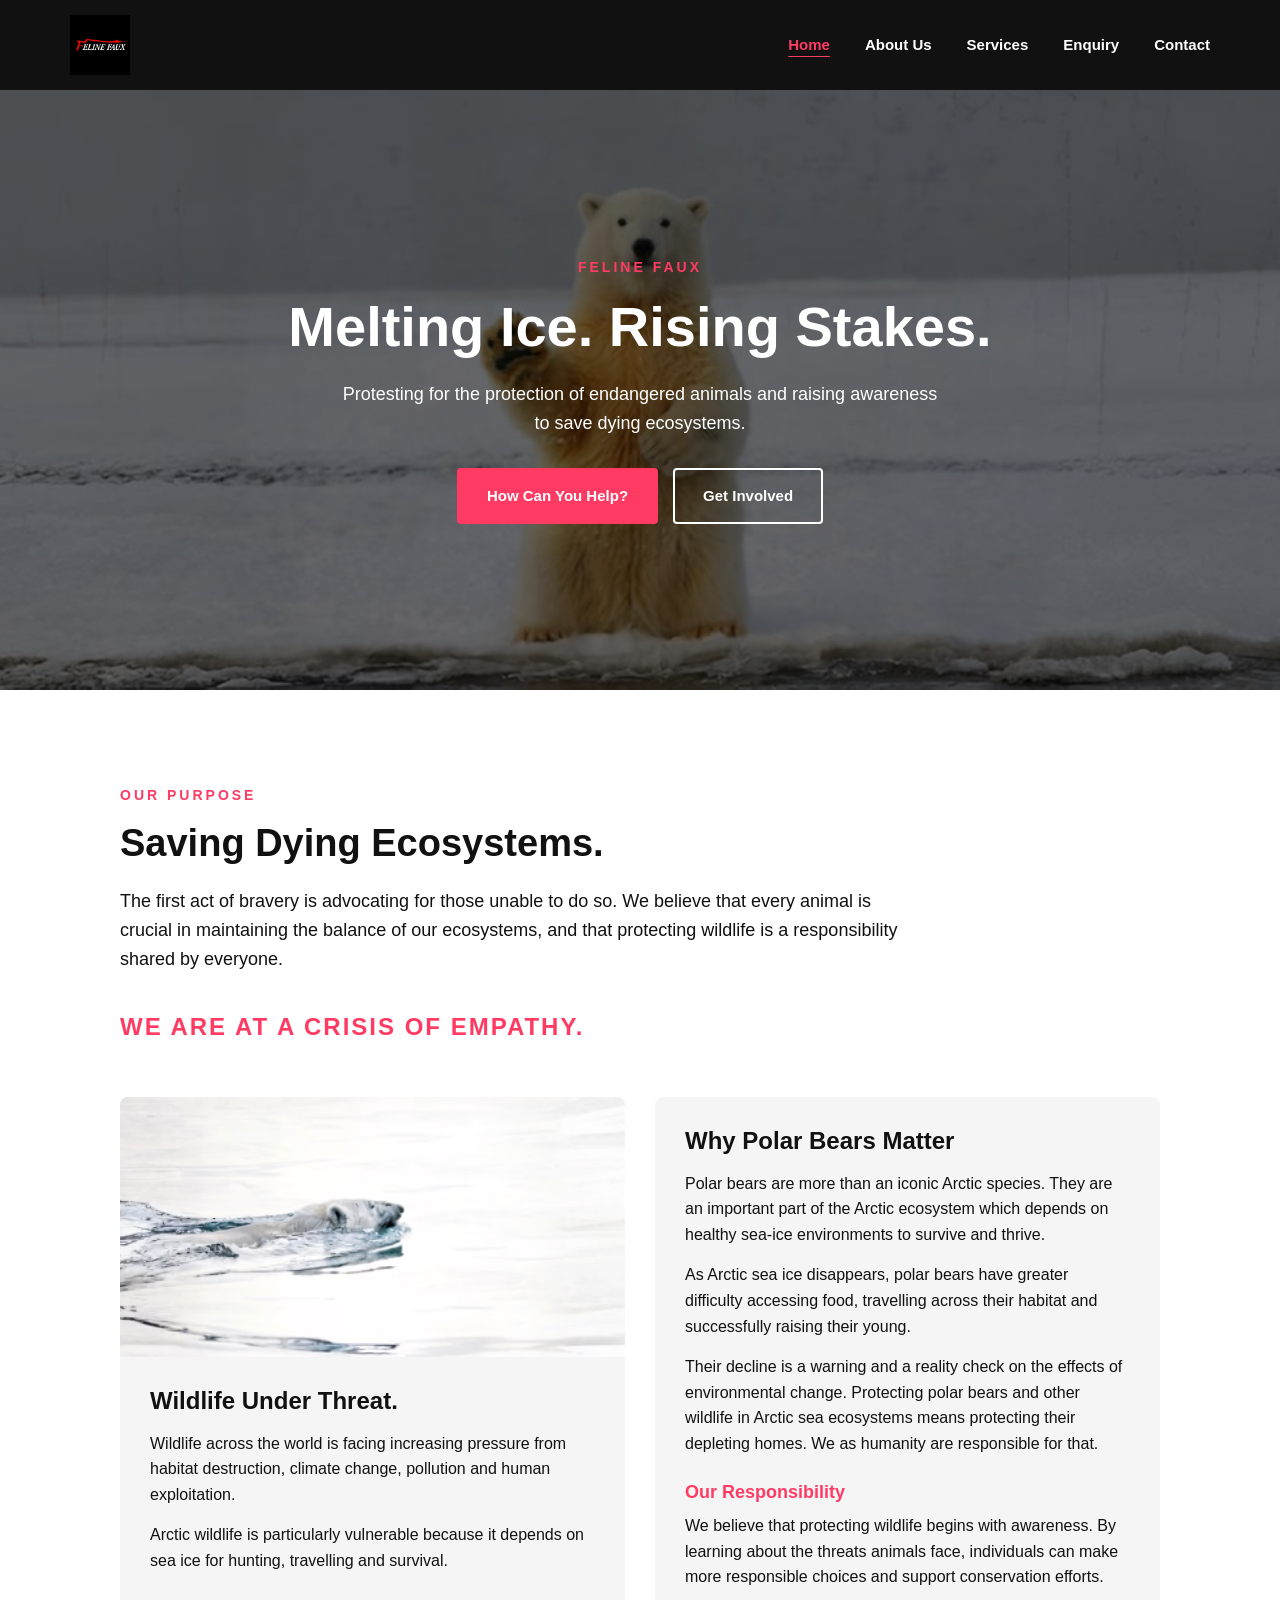
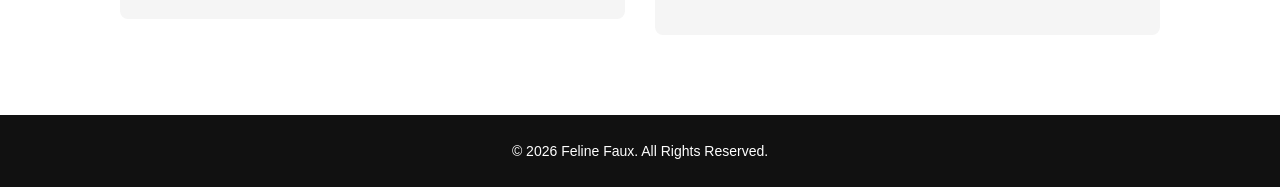
<file: FelineFauxWebsite/FelineFauxWebsite/index.html>
<!DOCTYPE html>
<html lang="en">

<head>

    <meta charset="UTF-8">

    <meta name="viewport" content="width=device-width, initial-scale=1.0">
    <meta name="description" content="Feline Faux is a wildlife charity raising awareness of melting Arctic sea ice, polar bears and dying ecosystems. Learn how you can help.">
    <meta name="keywords" content="Feline Faux, wildlife protection, polar bears, Arctic sea ice, climate change, endangered animals, ecosystem conservation, South Africa charity">
    <meta name="robots" content="index, follow">
    <meta name="referrer" content="strict-origin-when-cross-origin">
    <meta name="theme-color" content="#111111">

    <title>Feline Faux | Protecting Polar Bears and Arctic Wildlife</title>

    <link rel="stylesheet" href="css_assets/style.css">

</head>

<body>

<a class="skip-link" href="#main-content">Skip to main content</a>

<!--  Header for the website -->

<header>

<nav class="navbar">

<a href="index.html" class="logo">

    <img 
         src="_images/feline-faux-logo.png" 
        alt="Feline Faux logo"
    >

</a>

<button class="nav-toggle" type="button" aria-expanded="false" aria-controls="nav-links" aria-label="Open or close the menu">&#9776; Menu</button>

            <ul class="nav-links" id="nav-links">

<!--  Navigation bar for the header for website -->

                <li>
                    <a href="index.html">Home</a>
                </li>

                <li>
                    <a href="about.html">About Us</a>
                </li>

                <li>
                    <a href="services.html">Services</a>
                </li>

                <li>
                    <a href="enquiry.html">Enquiry</a>
                </li>

                <li>
                    <a href="contact.html">Contact</a>
                </li>

            </ul>

        </nav>

</header>

<!--  Most Important Part to The Website  -->

<main id="main-content">

<!--  Hero Shot For Feline faux  -->

    <section class="hero">

        <img

                src="_images/polar-bear-arctic-ice-hero.jpeg"
                alt="Polar bear standing on Arctic sea ice looking into the distance"
                class="hero-image" fetchpriority="high"

>

<div class="hero-overlay"></div>

    <div class="hero-content">

        <p class="hero-label">
            FELINE FAUX

</p>

<!-- Slogan for Feline faux  -->

<h1>

Melting Ice. Rising Stakes.

    </h1>

        <p class="hero-description">

            Protesting for the protection of endangered animals
            and raising awareness to save dying ecosystems.

<!-- Alternatives for people to get involved -->
    
</p>

    <div class="hero-buttons">

<a 
    href="about.html" 
    class="button"
>

    How Can You Help?

    </a>

 <a 

        href="enquiry.html" 
        class="button secondary-button"

>
        Get Involved

</a>

    </div>

            </div>

</section>

<!-- Purpose for the website -->

<section class="introduction">

    <p class="section-label">
        OUR PURPOSE

</p>

<h2>

    Saving Dying Ecosystems.

    </h2>

<p class="intro-text">

The first act of bravery is advocating for those
unable to do so. We believe that every animal is
crucial in maintaining the balance of our ecosystems,
and that protecting wildlife is a responsibility
shared by everyone.

</p>

<!-- Slogan for Feline faux  -->

    <p class="crisis-text">

WE ARE AT A CRISIS OF EMPATHY.

</p>

<!-- Information columns -->

    <div class="content-columns">

<!-- Left column -->

    <article class="content-card">

<img
        src="_images/polar-bear-swimming-melting-sea-ice.jpeg"
        alt="Polar bear swimming through open water between melting Arctic sea ice"
        class="photo-small" loading="lazy"

>

    <div class="card-text">

<h3>
        Wildlife Under Threat.
</h3>

    <p>

Wildlife across the world is facing
increasing pressure from habitat
destruction, climate change, pollution
and human exploitation.

</p>

    <p>

        Arctic wildlife is particularly vulnerable
        because it depends on sea ice
        for hunting, travelling and survival.

</p>

    </div>

</article>

<!-- Right column - Information on the importance in getting involved with vulnerable dying wildlife -->

    <article class="content-card information-card">

<h3>
     Why Polar Bears Matter

</h3>

                    <p>

                        Polar bears are more than an iconic Arctic
                        species. They are an important part of the
                        Arctic ecosystem which depends on healthy
                        sea-ice environments to survive and thrive.

                    </p>

                    <p>

                        As Arctic sea ice disappears, polar bears
                        have greater difficulty accessing food,
                        travelling across their habitat and
                        successfully raising their young.

                    </p>

<!-- heartfelt section to encourage getting involved -->  

                    <p>

                        Their decline is a warning and a reality check on the
                        effects of environmental change. Protecting polar bears 
                        and other wildlife in Arctic sea ecosystems means protecting 
                        their depleting homes. We as humanity are responsible for that.

                    </p>

                    <h4>
                        Our Responsibility
                    </h4>

                    <p>

                        We believe that protecting wildlife begins
                        with awareness. By learning about the threats
                        animals face, individuals can make more
                        responsible choices and support conservation
                        efforts.

                    </p>

                </article>

            </div>

        </section>

    </main>

<!-- Footer -->

    <footer>

        <p>
            &copy; 2026 Feline Faux. All Rights Reserved.
        </p>

</footer>

    <script src="js_assets/script.js" defer></script>

</body>

</html>
</file>
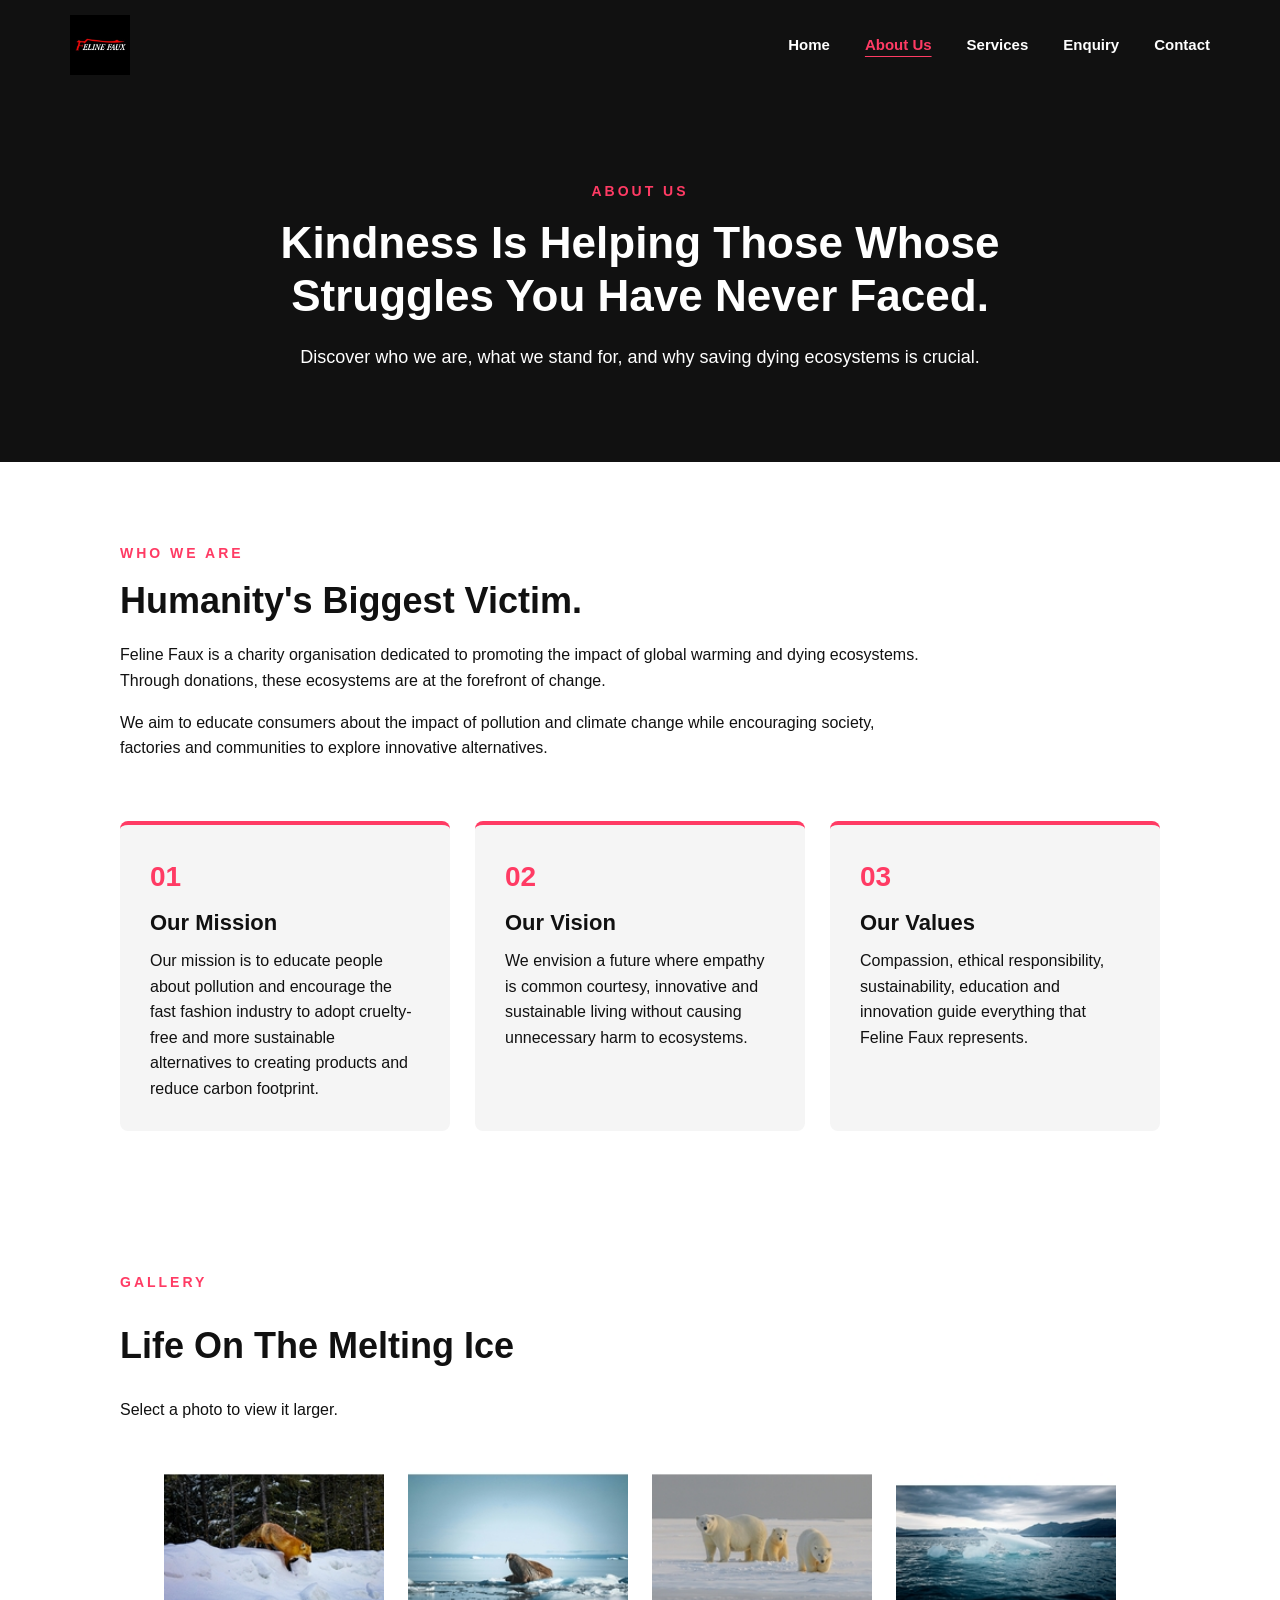
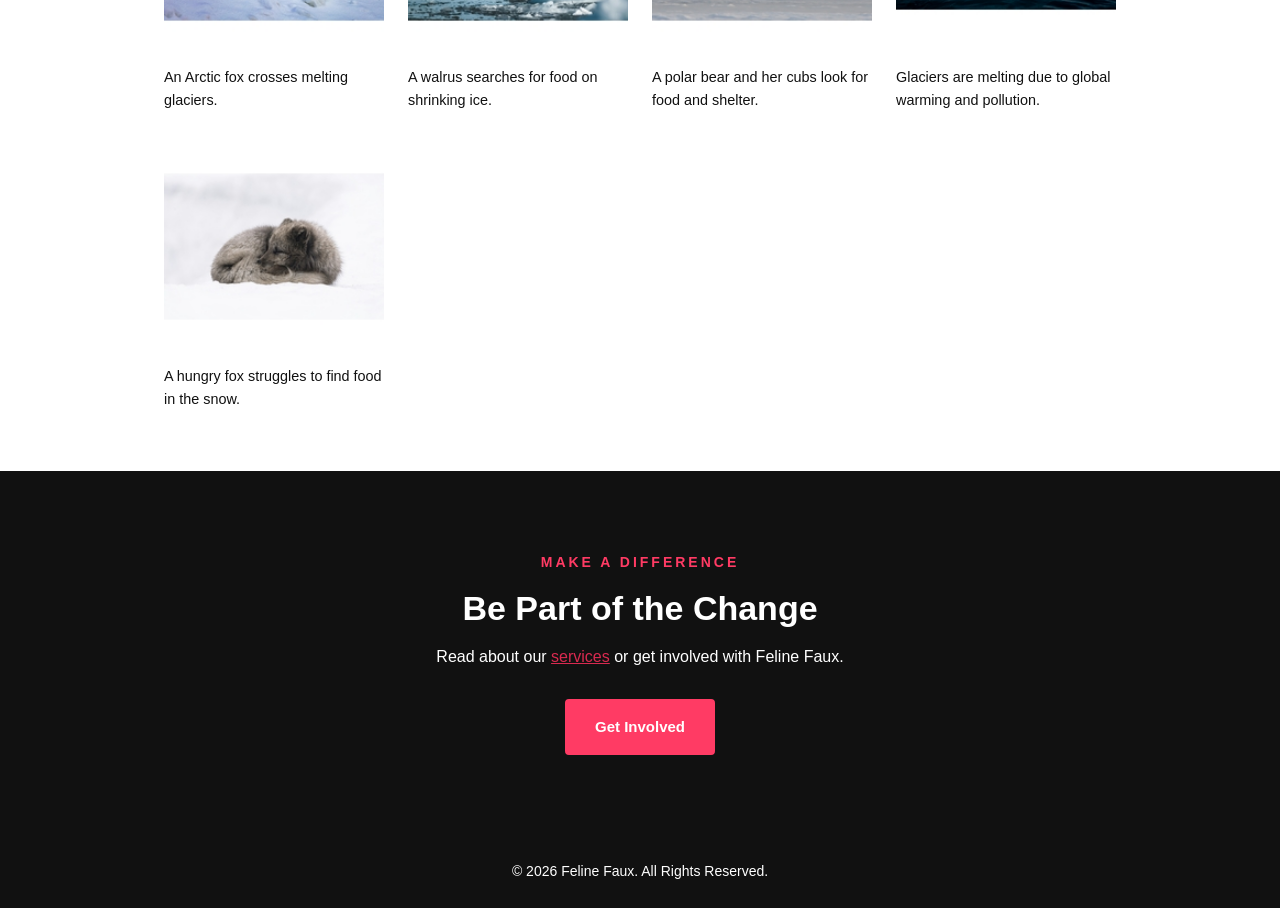
<file: FelineFauxWebsite/FelineFauxWebsite/about.html>
<!DOCTYPE html>
<html lang="en">

<head>

    <meta charset="UTF-8">

    <meta name="viewport" content="width=device-width, initial-scale=1.0">
    <meta name="description" content="Meet Feline Faux: our mission, vision and values for protecting vulnerable ecosystems and encouraging cruelty-free, sustainable alternatives.">
    <meta name="keywords" content="about Feline Faux, wildlife charity, sustainable fashion, cruelty-free alternatives, climate awareness, pollution, ecosystems">
    <meta name="robots" content="index, follow">
    <meta name="referrer" content="strict-origin-when-cross-origin">
    <meta name="theme-color" content="#111111">

    <title>About Us | Feline Faux Wildlife Charity</title>

    <link rel="stylesheet" href="css_assets/style.css">

</head>

<body>

<a class="skip-link" href="#main-content">Skip to main content</a>

<!--  Header for the website -->

    <header>

        <nav class="navbar">

            <a href="index.html" class="logo">

                <img
                    src="_images/feline-faux-logo.png"
                    alt="Feline Faux logo"
                >

</a>

<!--  Navigation bar for the header for website -->

    <button class="nav-toggle" type="button" aria-expanded="false" aria-controls="nav-links" aria-label="Open or close the menu">&#9776; Menu</button>

            <ul class="nav-links" id="nav-links">

                <li>
                    <a href="index.html">Home</a>
                </li>

                <li>
                    <a href="about.html">About Us</a>
                </li>

                <li>
                    <a href="services.html">Services</a>
                </li>

                <li>
                    <a href="enquiry.html">Enquiry</a>
                </li>

                <li>
                    <a href="contact.html">Contact</a>
                </li>

            </ul>

    </nav>

</header>

<!-- About Page -->

    <main id="main-content" class="about-page">

<!-- About Hero -->

        <section class="about-hero">

            <div class="about-hero-content">

                <span class="section-label">
                    ABOUT US
                </span>

                <h1>
                    Kindness Is Helping Those Whose Struggles You Have Never Faced.
                </h1>

                <p>
                    Discover who we are, what we stand for,
                    and why saving dying ecosystems is crucial.
                </p>

        </div>

</section>

<!-- WHO we are section -->

    <section class="about-content">

<div class="about-intro">

                <span class="section-label">
                    WHO WE ARE
                </span>

                <h2>
                    Humanity's Biggest Victim.
                </h2>

                <p>
                    Feline Faux is a charity organisation
                    dedicated to promoting the impact of global warming and dying
                    ecosystems. Through donations, these ecosystems are at the forefront of change.
                </p>

                <p>
                    We aim to educate consumers about the impact of pollution
                    and climate change while encouraging society, factories
                    and communities to explore innovative alternatives.
                </p>

            </div>

<!-- Mission / Vision / Values -->

<div class="about-cards">

    <article class="about-card">

                    <span class="card-number">
                        01
                    </span>

                    <h3>
                        Our Mission
                    </h3>

                    <p>
                        Our mission is to educate people about pollution
                        and encourage the fast fashion industry to adopt
                        cruelty-free and more sustainable alternatives
                        to creating products and reduce carbon footprint.
                    </p>

</article>

                <article class="about-card">

                    <span class="card-number">
                        02
                    </span>

                    <h3>
                        Our Vision
                    </h3>

                    <p>

                        We envision a future where empathy is common courtesy,
                        innovative and sustainable living without causing
                        unnecessary harm to ecosystems.

                    </p>

                </article>

                <article class="about-card">

                    <span class="card-number">
                        03
                    </span>

                    <h3>
                        Our Values
                    </h3>

                    <p>
                        Compassion, ethical responsibility, sustainability,
                        education and innovation guide everything that
                        Feline Faux represents.

                    </p>

                </article>

            </div>

    </section>

<section class="gallery">
            <span class="section-label">GALLERY</span>
            <h2>Life On The Melting Ice</h2>
            <p>Select a photo to view it larger.</p>
            <div class="gallery-grid">

                <figure>
                    <img src="_images/arctic-fox-melting-glacier.jpeg" alt="Arctic fox walking down melting glaciers" width="200" height="200" loading="lazy">
                    <figcaption>An Arctic fox crosses melting glaciers.</figcaption>
                </figure>

                <figure>
                    <img src="_images/walrus-melting-glacier.jpeg" alt="Walrus sitting on melting glaciers looking for food" width="200" height="200" loading="lazy">
                    <figcaption>A walrus searches for food on shrinking ice.</figcaption>
                </figure>

                <figure>
                    <img src="_images/polar-bear-cubs-melting-glacier.jpeg" alt="Polar bear with cubs on melting glaciers looking for food and shelter" width="200" height="200" loading="lazy">
                    <figcaption>A polar bear and her cubs look for food and shelter.</figcaption>
                </figure>

                <figure>
                    <img src="_images/melting-glaciers-global-warming.jpeg" alt="Melting glaciers caused by global warming and pollution" width="200" height="200" loading="lazy">
                    <figcaption>Glaciers are melting due to global warming and pollution.</figcaption>
                </figure>

                <figure>
                    <img src="_images/hungry-fox-snow.jpeg" alt="Hungry fox standing in the snow" width="200" height="200" loading="lazy">
                    <figcaption>A hungry fox struggles to find food in the snow.</figcaption>
                </figure>

            </div>
        </section>

        <!-- Call To Action -->

        <section class="about-cta">

            <span class="section-label">
                MAKE A DIFFERENCE
            </span>

            <h2>
                Be Part of the Change
            </h2>

            <p>
                Read about our <a href="services.html">services</a> or get involved
                with Feline Faux.
            </p>

            <a
                href="enquiry.html"
                class="button"
            >
                Get Involved
            </a>

        </section>

    </main>

    <!-- Footer -->

    <footer>

        <p>
            &copy; 2026 Feline Faux. All Rights Reserved.
        </p>

    </footer>

    <script src="js_assets/script.js" defer></script>

</body>

</html>
</file>
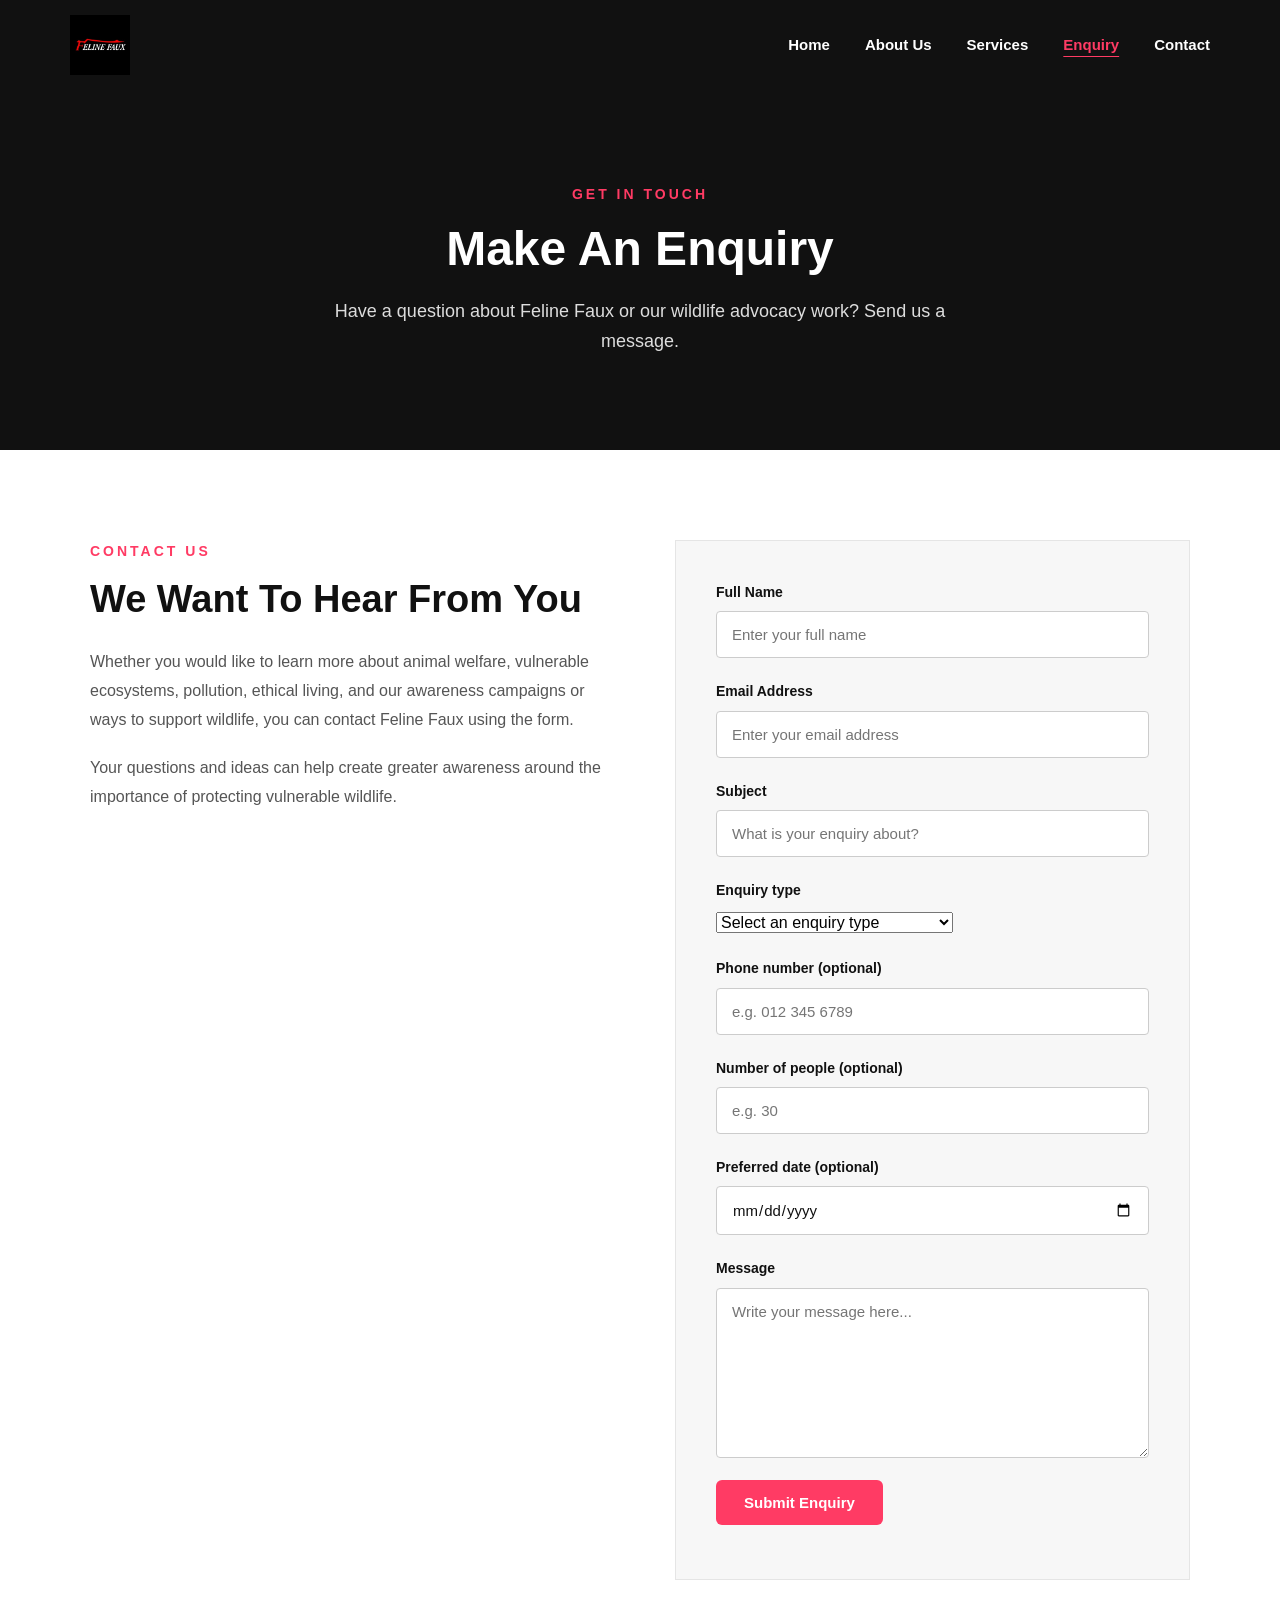
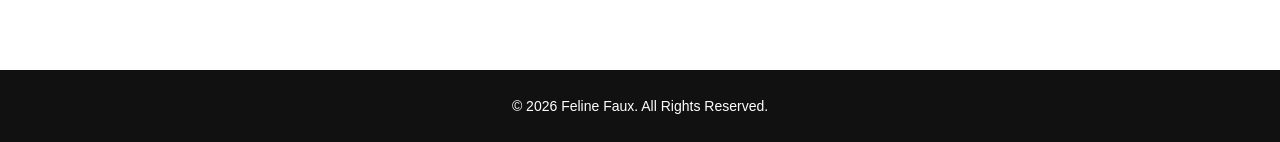
<file: FelineFauxWebsite/FelineFauxWebsite/enquiry.html>
<!DOCTYPE html>
<html lang="en">

<head>
    <meta charset="UTF-8">
    <meta name="viewport" content="width=device-width, initial-scale=1.0">
    <meta name="description" content="Enquire about volunteering, sponsorship, talks and campaigns with Feline Faux and get costs and availability straight away.">
    <meta name="keywords" content="Feline Faux enquiry, wildlife volunteering, sponsorship, animal welfare, conservation, education talks">
    <meta name="robots" content="index, follow">
    <meta name="referrer" content="strict-origin-when-cross-origin">
    <meta name="theme-color" content="#111111">

    <title>Make an Enquiry | Volunteer or Sponsor | Feline Faux</title>

    <link rel="stylesheet" href="css_assets/enquiry.css">
    <link rel="stylesheet" href="css_assets/style.css">
</head>

<body>

<a class="skip-link" href="#main-content">Skip to main content</a>

<header>
    <nav class="navbar">

        <a href="index.html" class="logo">
            <img src="_images/feline-faux-logo.png" alt="Feline Faux logo">
        </a>

        <button class="nav-toggle" type="button" aria-expanded="false" aria-controls="nav-links" aria-label="Open or close the menu">&#9776; Menu</button>

            <ul class="nav-links" id="nav-links">
            <li><a href="index.html">Home</a></li>
            <li><a href="about.html">About Us</a></li>
            <li><a href="services.html">Services</a></li>
            <li><a href="enquiry.html">Enquiry</a></li>
            <li><a href="contact.html">Contact</a></li>
        </ul>

    </nav>
</header>

<main id="main-content" class="enquiry-page">

    <section class="enquiry-hero">

        <div class="enquiry-hero-content">

            <span class="section-label">
                GET IN TOUCH
            </span>

            <h1>Make An Enquiry</h1>

            <p>
                Have a question about Feline Faux or our
                wildlife advocacy work? Send us a message.
            </p>

        </div>

    </section>

    <section class="enquiry-section">

        <div class="enquiry-container">

            <div class="enquiry-information">

                <span class="section-label">
                    CONTACT US
                </span>

                <h2>We Want To Hear From You</h2>

                <p>
                    Whether you would like to learn more about
                    animal welfare, vulnerable ecosystems, pollution,
                    ethical living, and our awareness campaigns or
                    ways to support wildlife, you can contact
                    Feline Faux using the form.
                </p>

                <p>
                    Your questions and ideas can help create
                    greater awareness around the importance of
                    protecting vulnerable wildlife.
                </p>

            </div>

            <!-- ENQUIRY FORM -->

            <form class="enquiry-form"
                  id="enquiry-form"
                  action="mailto:felinefauxorg@gmail.com"
                  method="post"
                  enctype="text/plain"
                  data-form-purpose="enquiry">

                <div class="form-group">

                    <label for="name">Full Name</label>

                    <input
                        type="text"
                        id="name"
                        name="name"
                        placeholder="Enter your full name"
                        required
                    >

                </div>

                <div class="form-group">

                    <label for="email">Email Address</label>

                    <input
                        type="email"
                        id="email"
                        name="email"
                        placeholder="Enter your email address"
                        required
                    >

                </div>

                <div class="form-group">

                    <label for="subject">Subject</label>

                    <input
                        type="text"
                        id="subject"
                        name="subject"
                        placeholder="What is your enquiry about?"
                        required
                    >

                </div>

                <div class="form-group">

                    <label for="enquiry-type">Enquiry type</label>

                    <select id="enquiry-type" name="enquiryType" required>

                        <option value="">Select an enquiry type</option>
                        <option value="Volunteer">Volunteer opportunities</option>
                        <option value="Sponsorship">Sponsorship or partnership</option>
                        <option value="Education">Educational resources or talks</option>
                        <option value="Campaign">Awareness campaign</option>
                        <option value="Product or ethical alternatives">Ethical alternatives</option>
                        <option value="Other">Other</option>

                    </select>

                </div>

                <div class="form-group">
                    <label for="phone">Phone number (optional)</label>
                    <input type="tel" id="phone" name="phone" placeholder="e.g. 012 345 6789" autocomplete="tel">
                </div>

                <div class="form-group">
                    <label for="group-size">Number of people (optional)</label>
                    <input type="number" id="group-size" name="groupSize" min="1" max="500" placeholder="e.g. 30">
                </div>

                <div class="form-group">
                    <label for="preferred-date">Preferred date (optional)</label>
                    <input type="date" id="preferred-date" name="preferredDate">
                </div>

                <div class="form-group">

                    <label for="message">Message</label>

                    <textarea
                        id="message"
                        name="message"
                        rows="7"
                        placeholder="Write your message here..."
                        minlength="10"
                        maxlength="1500"
                        required
                    ></textarea>

                </div>

                <button type="submit" class="button">
                    Submit Enquiry
                </button>

                <p class="form-feedback"
                   id="enquiry-feedback"
                   role="status"
                   aria-live="polite"></p>

            </form>

        </div>

    </section>

</main>

<footer>
    <p>
        &copy; 2026 Feline Faux. All Rights Reserved.
    </p>
</footer>

<script src="js_assets/script.js" defer></script>

</body>
</html>
</file>
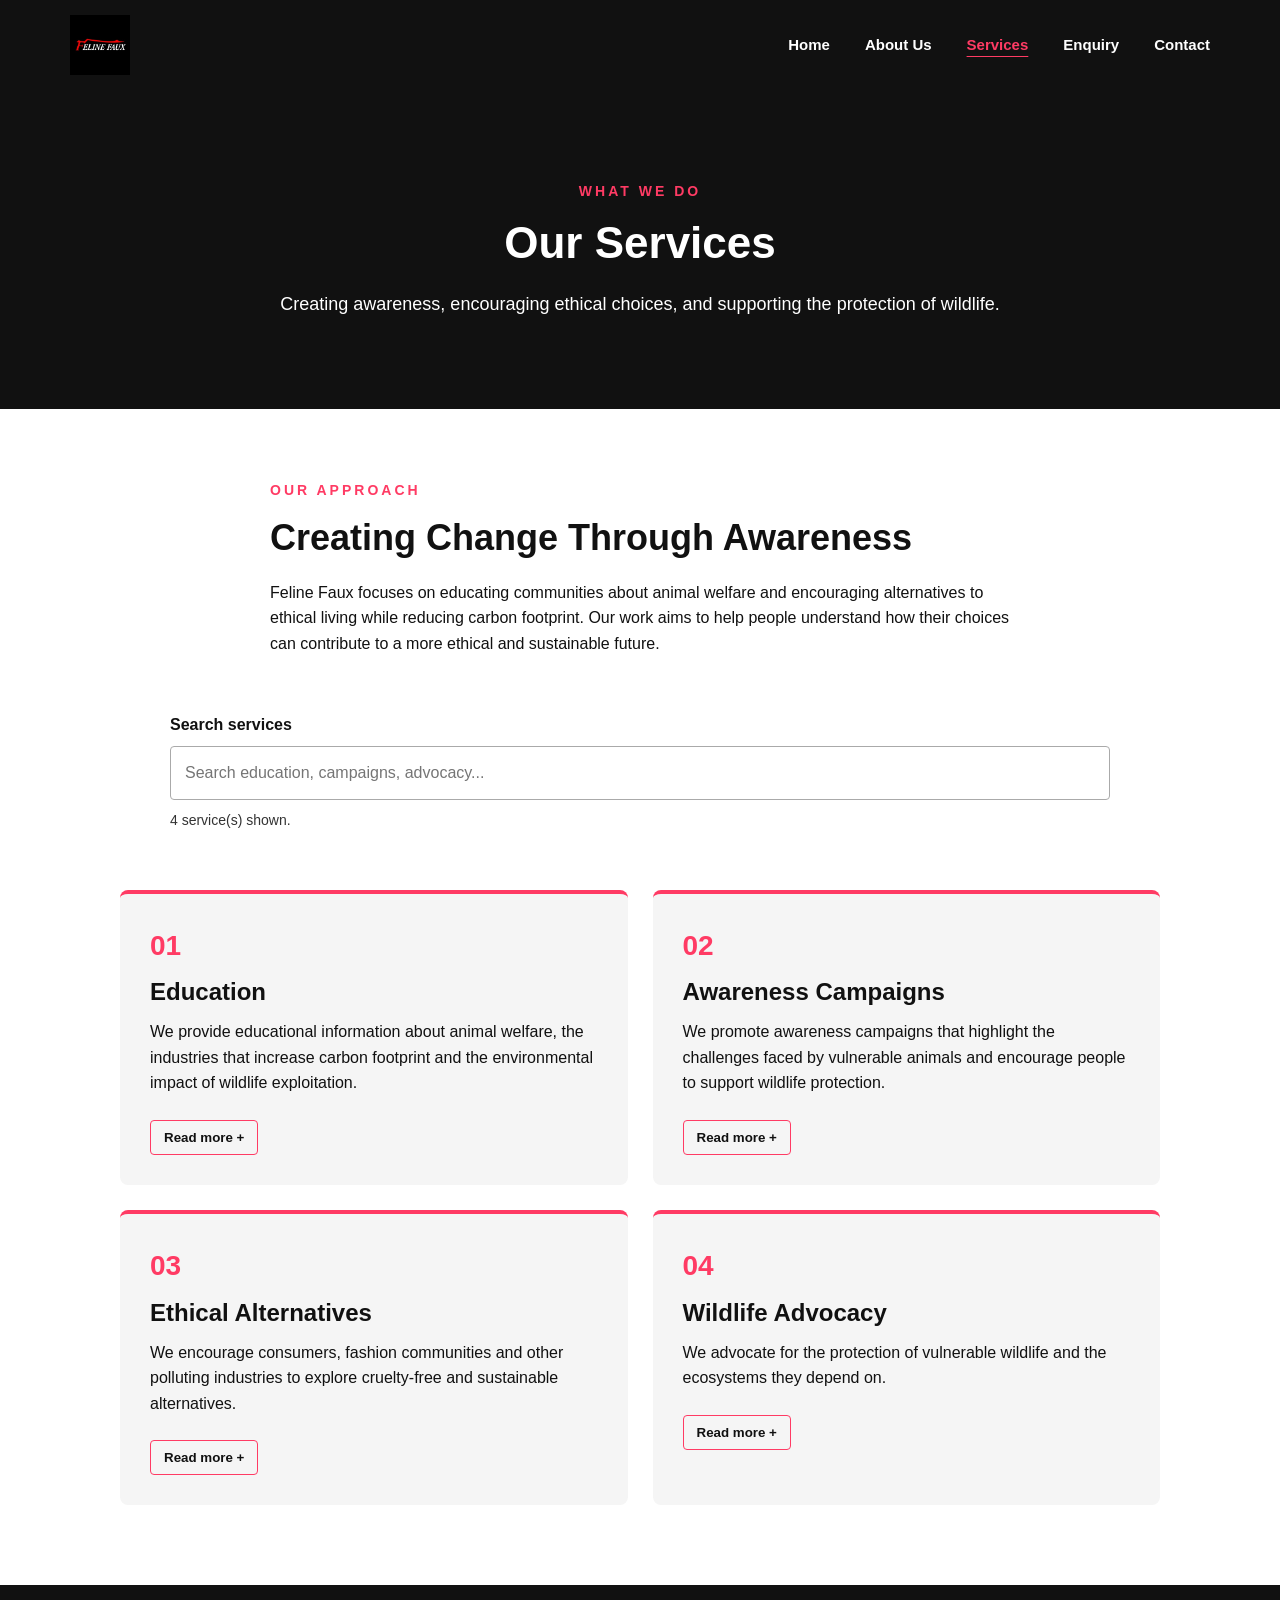
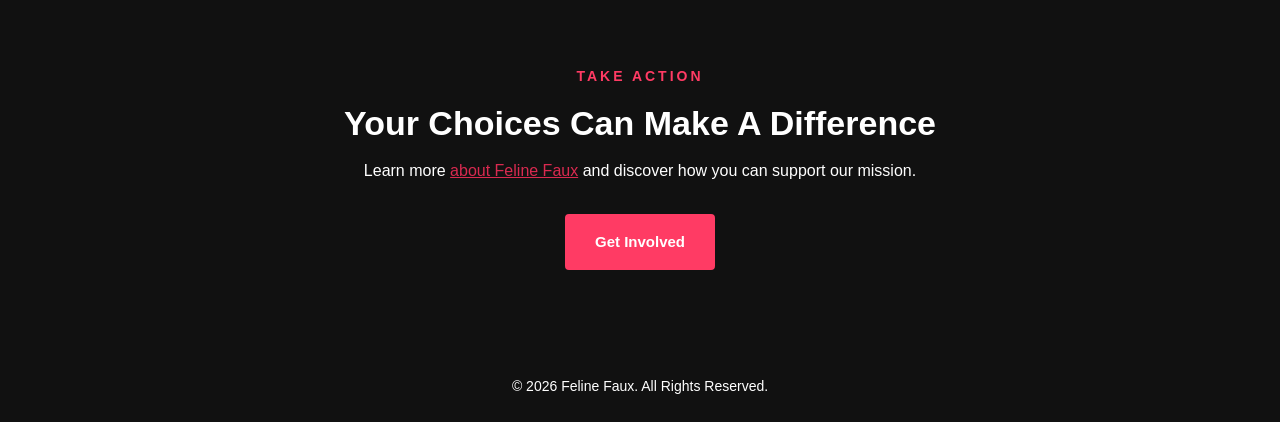
<file: FelineFauxWebsite/FelineFauxWebsite/services.html>
<!DOCTYPE html>
<html lang="en">

<head>

    <meta charset="UTF-8">

    <meta name="viewport" content="width=device-width, initial-scale=1.0">
    <meta name="description" content="Explore Feline Faux services: wildlife education, awareness campaigns, ethical alternatives and advocacy. Search the list to find what you need.">
    <meta name="keywords" content="wildlife education, awareness campaigns, ethical alternatives, wildlife advocacy, carbon footprint, sustainable living">
    <meta name="robots" content="index, follow">
    <meta name="referrer" content="strict-origin-when-cross-origin">
    <meta name="theme-color" content="#111111">

    <title>Our Services | Wildlife Education and Advocacy | Feline Faux</title>

    <link rel="stylesheet" href="css_assets/style.css">

</head>

<body>

<a class="skip-link" href="#main-content">Skip to main content</a>

<!--  Header for the website -->

    <header>

        <nav class="navbar">

            <a href="index.html" class="logo">

                <img
                    src="_images/feline-faux-logo.png"
                    alt="Feline Faux logo"
                >

            </a>

            <button class="nav-toggle" type="button" aria-expanded="false" aria-controls="nav-links" aria-label="Open or close the menu">&#9776; Menu</button>

            <ul class="nav-links" id="nav-links">

                <li>
                    <a href="index.html">Home</a>
                </li>

                <li>
                    <a href="about.html">About Us</a>
                </li>

                <li>
                    <a href="services.html">Services</a>
                </li>

                <li>
                    <a href="enquiry.html">Enquiry</a>
                </li>

                <li>
                    <a href="contact.html">Contact</a>
                </li>

            </ul>

        </nav>

    </header>

<!-- Services Page -->

    <main id="main-content" class="services-page">

<!-- Page Header -->

        <section class="services-hero">

            <div class="services-hero-content">

                <span class="section-label">
                    WHAT WE DO
                </span>

                <h1>
                    Our Services
                </h1>

                <p>
                    Creating awareness, encouraging ethical choices,
                    and supporting the protection of wildlife.
                </p>

            </div>

        </section>

<!-- Services Introduction -->

        <section class="services-intro">

            <span class="section-label">
                OUR APPROACH
            </span>

            <h2>
                Creating Change Through Awareness
            </h2>

            <p>
                Feline Faux focuses on educating communities about
                animal welfare and encouraging alternatives to
                ethical living while reducing carbon footprint.
                Our work aims to help people understand how their choices can
                contribute to a more ethical and sustainable future.
            </p>

        </section>

        <section class="services-cards">

<!-- Service 1 -->

            <article class="service-card">

                <span class="service-number">
                    01
                </span>

                <h2>
                    Education
                </h2>

                <p>
                    We provide educational information about animal
                    welfare, the industries that increase carbon footprint and the environmental
                    impact of wildlife exploitation.
                </p>

                <p>
                    Our goal is to help people make informed decisions
                    by understanding where high emissions come
                    from and how they affect wildlife.
                </p>

            </article>

<!-- Service 2 -->

            <article class="service-card">

                <span class="service-number">
                    02
                </span>

                <h2>
                    Awareness Campaigns
                </h2>

                <p>
                    We promote awareness campaigns that highlight
                    the challenges faced by vulnerable animals and
                    encourage people to support wildlife protection.
                </p>

                <p>
                    Through digital content and public education,
                    we aim to give wildlife a stronger voice.
                </p>

            </article>

<!-- Service 3 -->

            <article class="service-card">

                <span class="service-number">
                    03
                </span>

                <h2>
                    Ethical Alternatives
                </h2>

                <p>
                    We encourage consumers, fashion communities
                    and other polluting industries to explore
                    cruelty-free and sustainable alternatives.
                </p>

                <p>
                    Choosing alternatives can help reduce demand
                    for products that contribute to environmental
                    exploitation.
                </p>

            </article>

            <!-- SERVICE 4 -->

            <article class="service-card">

                <span class="service-number">
                    04
                </span>

                <h2>
                    Wildlife Advocacy
                </h2>

                <p>
                    We advocate for the protection of vulnerable
                    wildlife and the ecosystems they depend on.
                </p>

                <p>
                    Our message focuses on creating a future where
                    wildlife can survive without unnecessary
                    exploitation.
                </p>

            </article>

        </section>

<!-- Call To Action -->

        <section class="services-cta">

            <span class="section-label">
                TAKE ACTION
            </span>

            <h2>
                Your Choices Can Make A Difference
            </h2>

            <p>
                Learn more <a href="about.html">about Feline Faux</a> and discover how you
                can support our mission.
            </p>

            <a
                href="enquiry.html"
                class="button"
            >
                Get Involved
            </a>

        </section>

    </main>

    <!-- Footer -->

    <footer>

        <p>
            &copy; 2026 Feline Faux. All Rights Reserved.
        </p>

    </footer>

    <script src="js_assets/script.js" defer></script>

</body>

</html>
</file>
<file: FelineFauxWebsite/FelineFauxWebsite/css_assets/style.css>
* {
    box-sizing: border-box;
}

body {
    margin: 0;
    font-family: Arial, Helvetica, sans-serif;
    background: #ffffff;
    color: #111111;
    line-height: 1.6;
}

img {
    max-width: 100%;
}

h1, h2, h3, h4 {
    line-height: 1.2;
}

/* ---------- Header and navigation ---------- */

header {
    background: #111111;
    width: 100%;
}

.navbar {
    max-width: 1200px;
    min-height: 80px;
    margin: 0 auto;
    padding: 15px 30px;
    display: flex;
    align-items: center;
    justify-content: space-between;
}

.logo img {
    width: 60px;
    height: 60px;
    object-fit: contain;
    display: block;
}

.nav-links {
    display: flex;
    gap: 35px;
    margin: 0;
    padding: 0;
    list-style: none;
}

.nav-links li {
    list-style: none;
}

.nav-links a {
    color: #ffffff;
    text-decoration: none;
    font-size: 15px;
    font-weight: 600;
}

.nav-links a:hover {
    color: #ff3b64;
}

/* ---------- Shared elements ---------- */

.section-label {
    display: block;
    margin-bottom: 15px;
    color: #ff3b64;
    font-size: 14px;
    font-weight: 800;
    letter-spacing: 3px;
}

.button {
    display: inline-block;
    padding: 14px 28px;
    background: #ff3b64;
    color: #ffffff;
    border: 2px solid #ff3b64;
    border-radius: 4px;
    text-decoration: none;
    font-weight: 700;
    font-size: 15px;
    transition: background 0.2s ease, color 0.2s ease;
}

.button:hover {
    background: #d92a50;
    border-color: #d92a50;
}

.secondary-button {
    background: transparent;
    color: #ffffff;
    border-color: #ffffff;
}

.secondary-button:hover {
    background: #ffffff;
    border-color: #ffffff;
    color: #111111;
}

footer {
    background: #111111;
    color: #ffffff;
    text-align: center;
    padding: 25px 20px;
}

footer p {
    margin: 0;
    font-size: 14px;
}

/* ---------- Home page: hero ---------- */

.hero {
    position: relative;
    min-height: 600px;
    display: flex;
    align-items: center;
    justify-content: center;
    overflow: hidden;
    background: #111111;
}

.hero-image {
    position: absolute;
    inset: 0;
    width: 100%;
    height: 100%;
    object-fit: cover;
}

.hero-overlay {
    position: absolute;
    inset: 0;
    background: rgba(0, 0, 0, 0.55);
}

.hero-content {
    position: relative;
    z-index: 1;
    max-width: 800px;
    padding: 80px 30px;
    text-align: center;
    color: #ffffff;
}

.hero-label {
    margin: 0 0 15px;
    color: #ff3b64;
    font-size: 14px;
    font-weight: 800;
    letter-spacing: 3px;
}

.hero-content h1 {
    margin: 0 0 20px;
    font-size: 56px;
}

.hero-description {
    margin: 0 auto 30px;
    max-width: 600px;
    font-size: 18px;
}

.hero-buttons {
    display: flex;
    gap: 15px;
    justify-content: center;
    flex-wrap: wrap;
}

/* ---------- Home page: introduction ---------- */

.introduction {
    max-width: 1100px;
    margin: 0 auto;
    padding: 80px 30px;
}

.introduction h2 {
    margin: 0 0 20px;
    font-size: 38px;
}

.intro-text {
    max-width: 800px;
    font-size: 18px;
}

.crisis-text {
    margin: 35px 0 50px;
    color: #ff3b64;
    font-size: 24px;
    font-weight: 800;
    letter-spacing: 2px;
}

.content-columns {
    display: grid;
    grid-template-columns: 1fr 1fr;
    gap: 30px;
    align-items: start;
}

.content-card {
    background: #f5f5f5;
    border-radius: 8px;
    overflow: hidden;
}

.photo-small {
    display: block;
    width: 100%;
    height: 260px;
    object-fit: cover;
}

.card-text,
.information-card {
    padding: 30px;
}

.content-card h3 {
    margin: 0 0 15px;
    font-size: 24px;
}

.content-card h4 {
    margin: 25px 0 10px;
    font-size: 18px;
    color: #ff3b64;
}

.content-card p {
    margin: 0 0 15px;
}

/* ---------- Shared page hero (About / Services) ---------- */

.about-hero,
.services-hero {
    background: #111111;
    color: #ffffff;
    text-align: center;
    padding: 90px 30px;
}

.about-hero-content,
.services-hero-content {
    max-width: 800px;
    margin: 0 auto;
}

.about-hero h1,
.services-hero h1 {
    margin: 0 0 20px;
    font-size: 44px;
}

.about-hero p,
.services-hero p {
    margin: 0;
    font-size: 18px;
}

/* ---------- About page ---------- */

.about-content {
    max-width: 1100px;
    margin: 0 auto;
    padding: 80px 30px;
}

.about-intro {
    max-width: 800px;
    margin-bottom: 60px;
}

.about-intro h2 {
    margin: 0 0 20px;
    font-size: 36px;
}

.about-cards {
    display: grid;
    grid-template-columns: repeat(3, 1fr);
    gap: 25px;
}

.about-card {
    background: #f5f5f5;
    padding: 30px;
    border-radius: 8px;
    border-top: 4px solid #ff3b64;
}

.card-number,
.service-number {
    display: block;
    margin-bottom: 10px;
    color: #ff3b64;
    font-size: 28px;
    font-weight: 800;
}

.about-card h3 {
    margin: 0 0 12px;
    font-size: 22px;
}

.about-card p {
    margin: 0;
}

/* ---------- Services page ---------- */

.services-intro {
    max-width: 800px;
    margin: 0 auto;
    padding: 70px 30px 40px;
}

.services-intro h2 {
    margin: 0 0 20px;
    font-size: 36px;
}

.services-cards {
    max-width: 1100px;
    margin: 0 auto;
    padding: 20px 30px 80px;
    display: grid;
    grid-template-columns: 1fr 1fr;
    gap: 25px;
}

.service-card {
    background: #f5f5f5;
    padding: 30px;
    border-radius: 8px;
    border-top: 4px solid #ff3b64;
}

.service-card h2 {
    margin: 0 0 12px;
    font-size: 24px;
}

.service-card p {
    margin: 0 0 12px;
}

/* ---------- Call to action sections ---------- */

.about-cta,
.services-cta {
    background: #111111;
    color: #ffffff;
    text-align: center;
    padding: 80px 30px;
}

.about-cta h2,
.services-cta h2 {
    margin: 0 0 15px;
    font-size: 34px;
}

.about-cta p,
.services-cta p {
    max-width: 600px;
    margin: 0 auto 30px;
}

/* ---------- Responsive ---------- */

@media (max-width: 768px) {
    .navbar {
        flex-direction: column;
        gap: 20px;
        padding: 20px;
    }

    .nav-links {
        flex-wrap: wrap;
        justify-content: center;
        gap: 18px;
    }

    .hero {
        min-height: 500px;
    }

    .hero-content h1 {
        font-size: 36px;
    }

    .introduction,
    .about-content {
        padding: 60px 25px;
    }

    .about-hero h1,
    .services-hero h1 {
        font-size: 30px;
    }

    .content-columns,
    .about-cards,
    .services-cards {
        grid-template-columns: 1fr;
    }
}

/* ==========================================
   FELINE FAUX — PART 3 ENHANCEMENTS
   ========================================== */

/* Current navigation page */
.nav-links a[aria-current="page"] {
    color: #ff3b64;
    text-decoration: underline;
    text-underline-offset: 6px;
}

/* Keyboard accessibility */
:focus-visible {
    outline: 3px solid #ff3b64;
    outline-offset: 3px;
}

/* Service search */
.service-search {
    max-width: 1020px;
    margin: 0 auto;
    padding: 0 40px 25px;
    color: #111;
}

.service-search label {
    display: block;
    font-weight: 700;
    margin-bottom: 8px;
}

.service-search input {
    width: 100%;
    padding: 13px 14px;
    border: 1px solid #aaa;
    border-radius: 4px;
    background: #fff;
    color: #111;
    font: inherit;
}

#service-search-status,
.form-feedback {
    margin-top: 10px;
    color: #333;
    font-size: 14px;
    line-height: 1.5;
}

/* Interactive image gallery and lightbox */
.lightbox-trigger {
    cursor: zoom-in;
    transition: transform 0.2s ease, box-shadow 0.2s ease;
}

.lightbox-trigger:hover,
.lightbox-trigger:focus-visible {
    transform: scale(1.03);
    box-shadow: 0 6px 18px rgba(0, 0, 0, 0.3);
}

.lightbox-trigger:focus-visible {
    outline: 3px solid #ff3b64;
    outline-offset: 3px;
}

body.lightbox-open {
    overflow: hidden;
}

.image-lightbox {
    border: 0;
    border-radius: 10px;
    padding: 16px 20px 14px;
    width: min(94vw, 1100px);
    max-width: 94vw;
    max-height: 94vh;
    background: #111;
    color: #ffffff;
    overflow: hidden;
}

.image-lightbox[open] {
    animation: lightbox-in 0.25s ease;
}

@keyframes lightbox-in {
    from { opacity: 0; transform: scale(0.96); }
    to   { opacity: 1; transform: scale(1); }
}

.image-lightbox::backdrop {
    background: rgba(0, 0, 0, 0.85);
}

.lightbox-stage {
    display: flex;
    align-items: center;
    justify-content: center;
    gap: 12px;
}

.lightbox-figure {
    flex: 1;
    min-width: 0;
    margin: 0;
    text-align: center;
}

.lightbox-frame {
    overflow: hidden;
    border-radius: 6px;
    min-height: 120px;
}

.image-lightbox .lightbox-image {
    display: block;
    width: auto;
    max-width: 100%;
    max-height: 68vh;
    height: auto;
    margin: 0 auto;
    object-fit: contain;
    cursor: zoom-in;
    transition: transform 0.25s ease, opacity 0.2s ease;
}

.image-lightbox.is-small .lightbox-image {
    width: min(100%, 520px);
    max-height: 68vh;
    object-fit: contain;
}

.image-lightbox.is-zoomed .lightbox-image {
    transform: scale(2);
    cursor: zoom-out;
}

.image-lightbox.is-loading .lightbox-image {
    opacity: 0.3;
}

.lightbox-caption {
    margin: 12px 0 0;
    line-height: 1.5;
    min-height: 1.5em;
}

.lightbox-count {
    margin: 6px 0 0;
    text-align: center;
    font-size: 0.9rem;
    color: #cccccc;
}

.lightbox-hint {
    margin: 4px 0 0;
    text-align: center;
    font-size: 0.78rem;
    color: #999999;
}

.lightbox-close {
    display: block;
    margin: 0 0 8px auto;
    border: 0;
    background: #ff3b64;
    color: #ffffff;
    padding: 2px 13px 4px;
    font-size: 26px;
    line-height: 1.2;
    cursor: pointer;
    border-radius: 4px;
}

.lightbox-arrow {
    flex: none;
    width: 46px;
    height: 46px;
    border: 0;
    border-radius: 50%;
    background: #ff3b64;
    color: #ffffff;
    font-size: 32px;
    line-height: 1;
    padding-bottom: 4px;
    cursor: pointer;
}

.lightbox-arrow[hidden] {
    display: none;
}

.lightbox-close:hover,
.lightbox-arrow:hover,
.lightbox-close:focus-visible,
.lightbox-arrow:focus-visible {
    background: #d92a50;
}

.lightbox-close:focus-visible,
.lightbox-arrow:focus-visible {
    outline: 3px solid #ffffff;
    outline-offset: 2px;
}

/* Expandable service information */
.details-toggle {
    margin-top: 12px;
    border: 1px solid #ff3b64;
    background: transparent;
    color: #111;
    border-radius: 4px;
    padding: 9px 13px;
    cursor: pointer;
    font-weight: 700;
}

/* Responsive embedded maps */
iframe {
    max-width: 100%;
}

/* Mobile responsiveness */
@media (max-width: 768px) {
    .service-search {
        padding: 0 25px 25px;
    }

    .image-lightbox {
        padding: 12px;
    }

    .image-lightbox img {
        max-width: 82vw;
    }
}

/* Respect reduced-motion preferences */
@media (prefers-reduced-motion: reduce) {
    *,
    *::before,
    *::after {
        scroll-behavior: auto !important;
        animation-duration: 0.01ms !important;
        transition-duration: 0.01ms !important;
    }
}

/* Skip link (visible only when focused) */
.skip-link {
    position: absolute;
    left: -9999px;
    top: 0;
    background: #ff3b64;
    color: #ffffff;
    padding: 10px 16px;
    z-index: 100;
}

.skip-link:focus {
    left: 10px;
    top: 10px;
}


/* Office locations (contact page) */
.locations {
    max-width: 1200px;
    margin: 0 auto;
    padding: 20px 30px 80px;
}

.locations-header {
    text-align: center;
    margin-bottom: 40px;
}

.locations-header h2 {
    margin: 0;
    font-size: 34px;
}

.locations-grid {
    display: grid;
    grid-template-columns: 1fr 1fr;
    gap: 30px;
}

.location-card {
    background: #f5f5f5;
    padding: 25px;
    border-radius: 8px;
    border-top: 4px solid #ff3b64;
}

.location-card h3 {
    margin: 0 0 8px;
    font-size: 22px;
}

.location-card p {
    margin: 0 0 18px;
    color: #444444;
}

.location-card iframe {
    display: block;
    width: 100%;
    height: 350px;
    border: 0;
    border-radius: 6px;
}

@media (max-width: 768px) {
    .locations {
        padding: 10px 25px 60px;
    }

    .locations-grid {
        grid-template-columns: 1fr;
    }

    .location-card iframe {
        height: 280px;
    }
}

/* ---------- Part 3: typography, navigation, layout, forms, maps, gallery ---------- */

h1 { font-size: clamp(2rem, 6vw, 3.5rem); }
h2 { font-size: clamp(1.5rem, 4vw, 2.25rem); }
h3 { font-size: clamp(1.15rem, 2.5vw, 1.5rem); }
p, li, label, input, select, textarea { font-size: 1rem; }
main a:not(.button) { color: #d92a50; }

.nav-toggle {
    display: none;
    padding: 10px 14px;
    background: transparent;
    color: #ffffff;
    border: 2px solid #ffffff;
    border-radius: 4px;
    font: inherit;
    font-weight: 700;
    cursor: pointer;
}

.nav-toggle:hover, .nav-toggle:focus-visible { border-color: #ff3b64; color: #ff3b64; }

.field-error { margin: 6px 0 0; color: #c1123a; font-size: 0.9rem; font-weight: 600; }
.field-error:empty { display: none; }
[aria-invalid="true"] { border-color: #c1123a !important; }

.form-result {
    margin-top: 20px;
    padding: 20px;
    border-left: 5px solid #ff3b64;
    background: #f6f6f6;
    color: #111111;
}

.form-result h3 { margin-top: 0; }

.map { width: 100%; height: 320px; border-radius: 4px; z-index: 0; background: #e6e6e6; }
.map p { padding: 20px; margin: 0; }

.gallery { max-width: 1100px; margin: 0 auto; padding: 60px 30px; }
.gallery-grid { display: grid; grid-template-columns: repeat(auto-fit, minmax(200px, 220px)); gap: 24px; justify-content: center; }
.gallery figure { margin: 0; }
.gallery img { display: block; width: 100%; height: auto; aspect-ratio: 1 / 1; object-fit: cover; border-radius: 4px; cursor: zoom-in; }
.gallery figcaption { margin-top: 8px; font-size: 0.9rem; }

@media (max-width: 900px) {
    .content-columns, .about-cards, .services-cards, .locations-grid,
    .contact-content, .enquiry-container, .about-intro {
        grid-template-columns: 1fr;
        flex-direction: column;
    }
}

@media (max-width: 768px) {
    header .navbar { flex-wrap: wrap; padding: 12px 20px; }
    header .navbar .nav-toggle { display: block; }
    header .navbar .nav-links { display: none; width: 100%; flex-direction: column; gap: 0; padding-top: 10px; }
    header .navbar .nav-links.open { display: flex; }
    header .navbar .nav-links a { display: block; padding: 14px 4px; border-top: 1px solid #333333; }
    .map { height: 260px; }
    .hero { min-height: 480px; }
}

@media (prefers-reduced-motion: reduce) {
    * { transition: none !important; animation: none !important; scroll-behavior: auto !important; }
}

/* Lightbox on small screens */
@media (max-width: 600px) {
    .image-lightbox { padding: 10px 10px 12px; width: 96vw; max-width: 96vw; }
    .lightbox-arrow { width: 38px; height: 38px; font-size: 26px; }
    .lightbox-stage { gap: 6px; }
    .image-lightbox .lightbox-image { max-height: 58vh; }
    .lightbox-hint { display: none; }
}
</file>
<file: FelineFauxWebsite/FelineFauxWebsite/css_assets/enquiry.css>
/* Enquiry page */

.enquiry-page {
    background: #ffffff;
    color: #111111;
}

/* Enquiry hero shot */

.enquiry-hero {
    width: 100%;
    min-height: 360px;
    background: #111111;
    color: #ffffff;

    display: flex;
    align-items: center;
    justify-content: center;

    text-align: center;

    box-sizing: border-box;
    padding: 80px 30px;
}

.enquiry-hero-content {
    width: 100%;
    max-width: 800px;
    margin: 0 auto;
}

.enquiry-hero .section-label {
    display: block;
    color: #ff3b64;
    font-size: 14px;
    font-weight: 700;
    letter-spacing: 3px;
    margin-bottom: 15px;
}

.enquiry-hero h1 {
    margin: 0 0 20px;
    color: #ffffff;
    font-size: 48px;
    line-height: 1.15;
    font-weight: 800;
}

.enquiry-hero p {
    margin: 0 auto;
    max-width: 650px;
    color: #dddddd;
    font-size: 18px;
    line-height: 1.7;
}


/* Enquiry main section */

.enquiry-section {
    width: 100%;
    background: #ffffff;

    box-sizing: border-box;
    padding: 90px 30px;
}

.enquiry-container {
    width: 100%;
    max-width: 1100px;
    margin: 0 auto;

    display: grid;
    grid-template-columns: 1fr 1fr;
    gap: 70px;

    align-items: start;
}


/* Information section */

.enquiry-information {
    width: 100%;
    box-sizing: border-box;
}

.enquiry-information .section-label {
    display: block;

    color: #ff3b64;

    font-size: 14px;
    font-weight: 700;
    letter-spacing: 3px;

    margin-bottom: 15px;
}

.enquiry-information h2 {
    margin: 0 0 25px;

    color: #111111;

    font-size: 38px;
    line-height: 1.2;
}

.enquiry-information p {
    margin: 0 0 20px;

    color: #555555;

    font-size: 16px;
    line-height: 1.8;
}


/* Form */

.enquiry-form {
    width: 100%;
    box-sizing: border-box;

    background: #f7f7f7;

    border: 1px solid #e5e5e5;

    padding: 40px;
}


/* Individual form fields */

.enquiry-form .form-group {
    width: 100%;
    margin: 0 0 22px;
}

.enquiry-form label {
    display: block;

    margin-bottom: 8px;

    color: #111111;

    font-size: 14px;
    font-weight: 700;
}


/* Inputs */

.enquiry-form input,
.enquiry-form textarea {
    display: block;

    width: 100%;
    box-sizing: border-box;

    padding: 14px 15px;

    border: 1px solid #cccccc;
    border-radius: 4px;

    background: #ffffff;

    color: #111111;

    font-family: Arial, sans-serif;
    font-size: 15px;

    outline: none;
}


/* Textarea */

.enquiry-form textarea {
    min-height: 170px;

    resize: vertical;
}


/* Input focus */

.enquiry-form input:focus,
.enquiry-form textarea:focus {
    border-color: #ff3b64;
}


/* Submit button */

.enquiry-form .button {
    display: inline-block;

    border: none;
    border-radius: 6px;

    background: #ff3b64;
    color: #ffffff;

    padding: 14px 28px;

    font-size: 15px;
    font-weight: 700;

    cursor: pointer;
}

.enquiry-form .button:hover {
    opacity: 0.85;
}


/* Footer */

.enquiry-page + footer {
    width: 100%;
}


/* Mobile */

@media (max-width: 768px) {

    .enquiry-hero {
        min-height: 300px;
        padding: 60px 25px;
    }

    .enquiry-hero h1 {
        font-size: 36px;
    }

    .enquiry-hero p {
        font-size: 16px;
    }

    .enquiry-section {
        padding: 60px 25px;
    }

    .enquiry-container {
        grid-template-columns: 1fr;
        gap: 45px;
    }

    .enquiry-information h2 {
        font-size: 32px;
    }

    .enquiry-form {
        padding: 30px 25px;
    }
}
</file>
